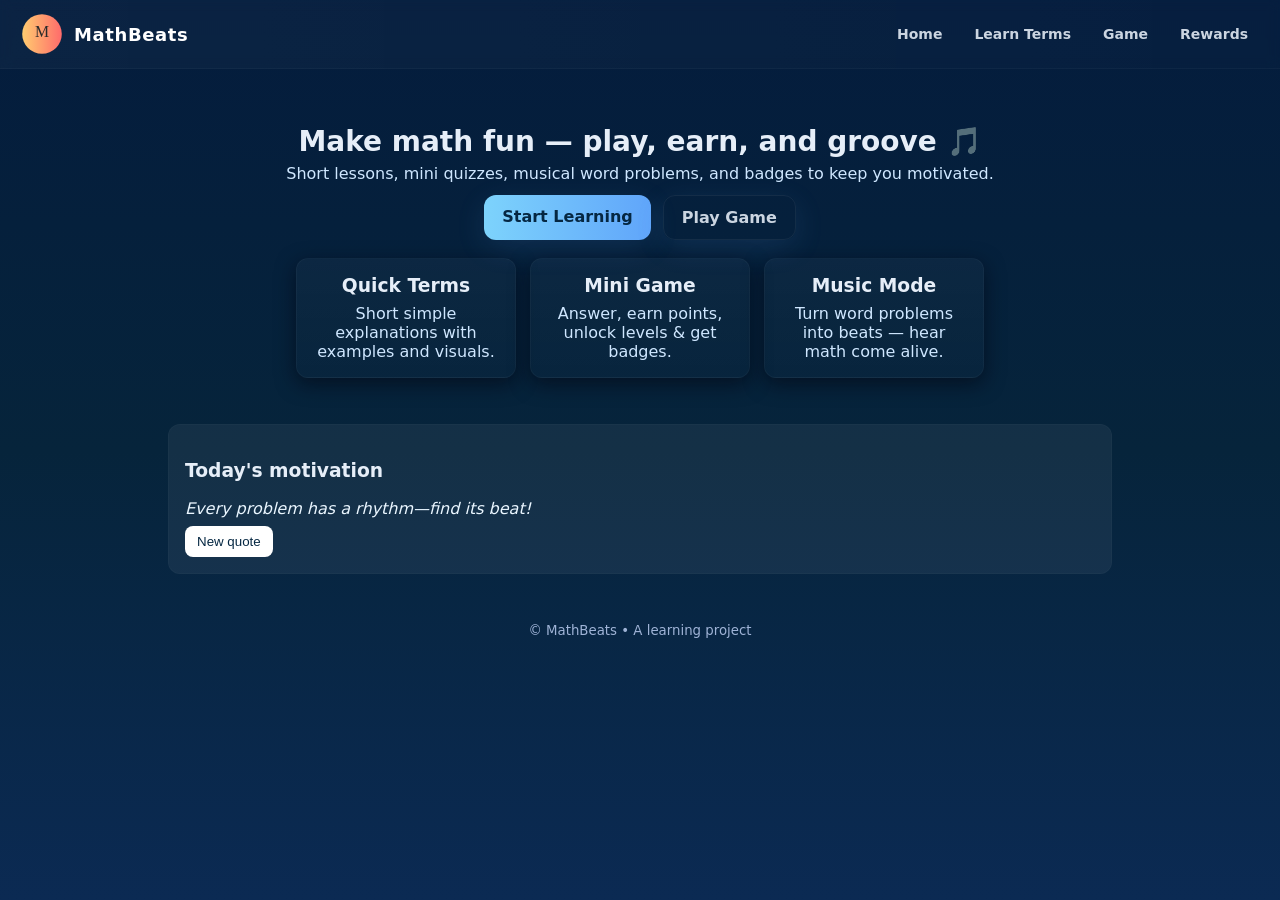
<file: index.html>
<!DOCTYPE html>
<html lang="en" data-page="home">
<head>
  <meta charset="utf-8" />
  <meta name="viewport" content="width=device-width,initial-scale=1" />
  <title>MathBeats — Home</title>
  <link rel="stylesheet" href="styles.css" />
</head>
<body>
  <header class="site-header">
    <div class="logo">
      <svg class="logo-icon" viewBox="0 0 100 100" width="44" height="44" aria-hidden="true">
        <circle cx="50" cy="50" r="45" fill="url(#g)"/>
        <defs>
          <linearGradient id="g" x1="0" x2="1">
            <stop offset="0" stop-color="#ffcc70"/>
            <stop offset="1" stop-color="#ff6b6b"/>
          </linearGradient>
        </defs>
        <text x="50%" y="57%" text-anchor="middle" font-size="36" fill="#2b2b2b" font-family="Verdana">M</text>
      </svg>
      <h1>MathBeats</h1>
    </div>

    <nav class="main-nav">
      <a href="index.html" class="nav-link">Home</a>
      <a href="learn.html" class="nav-link">Learn Terms</a>
      <a href="game.html" class="nav-link">Game</a>
      <a href="rewards.html" class="nav-link">Rewards</a>
    </nav>
  </header>

  <main class="container">
    <section class="hero">
      <h2>Make math fun — play, earn, and groove 🎵</h2>
      <p>Short lessons, mini quizzes, musical word problems, and badges to keep you motivated.</p>

      <div class="cta-row">
        <a class="btn" href="learn.html">Start Learning</a>
        <a class="btn btn-ghost" href="game.html">Play Game</a>
      </div>

      <div class="cards">
        <article class="card animate-card">
          <h3>Quick Terms</h3>
          <p>Short simple explanations with examples and visuals.</p>
        </article>
        <article class="card animate-card delay">
          <h3>Mini Game</h3>
          <p>Answer, earn points, unlock levels & get badges.</p>
        </article>
        <article class="card animate-card delay-2">
          <h3>Music Mode</h3>
          <p>Turn word problems into beats — hear math come alive.</p>
        </article>
      </div>
    </section>

    <section class="motivation">
      <h3>Today's motivation</h3>
      <blockquote id="motivational-quote">Loading...</blockquote>
      <button class="small" id="new-quote">New quote</button>
    </section>
  </main>

  <footer class="site-footer">
    <small>© MathBeats • A learning project</small>
  </footer>

  <script src="script.js"></script>
</body>
</html>
</file>
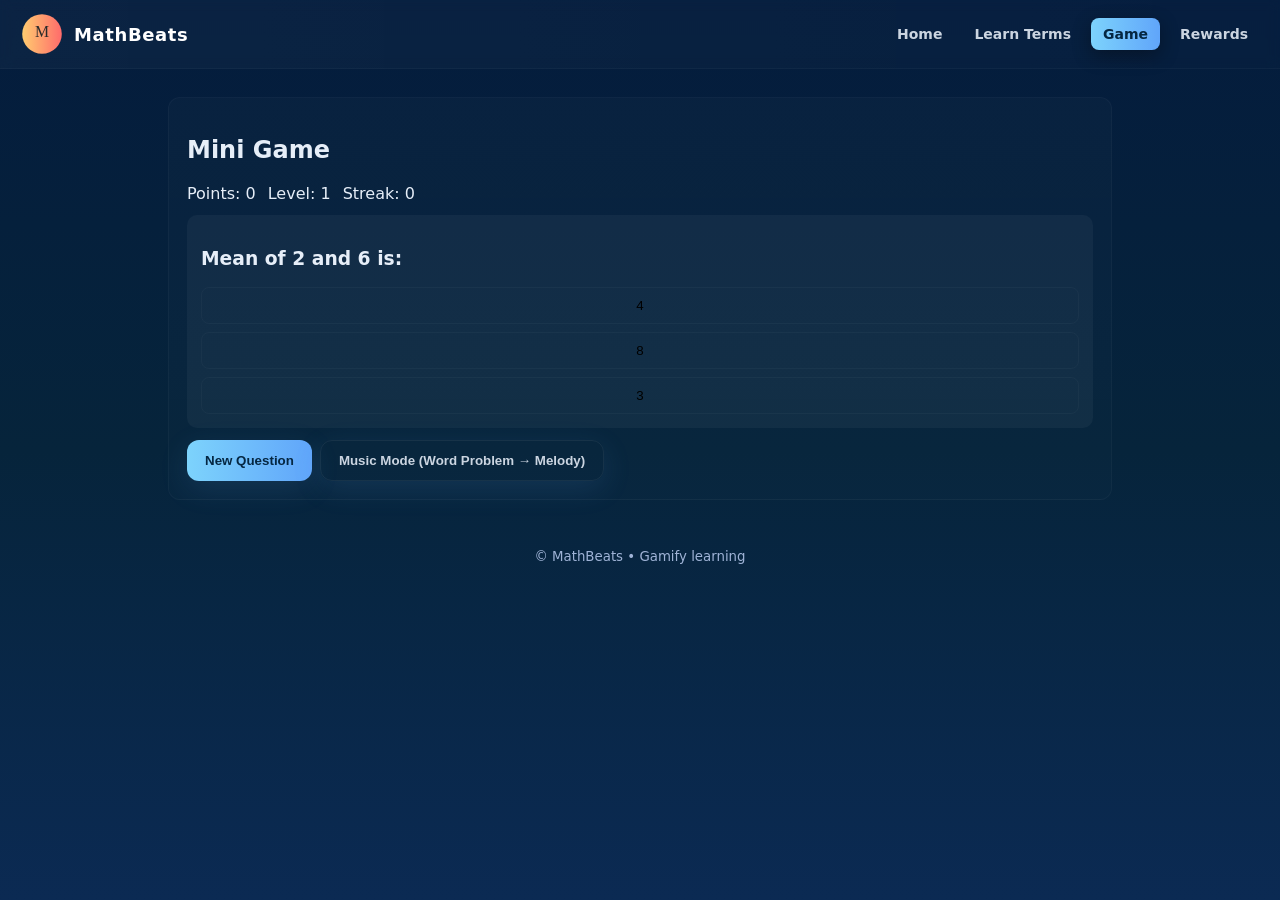
<file: game.html>
<!DOCTYPE html>
<html lang="en" data-page="game">
<head>
  <meta charset="utf-8" />
  <meta name="viewport" content="width=device-width,initial-scale=1" />
  <title>MathBeats — Game</title>
  <link rel="stylesheet" href="styles.css" />
</head>
<body>
  <header class="site-header">
    <div class="logo">
      <svg class="logo-icon" viewBox="0 0 100 100" width="44" height="44" aria-hidden="true">
        <circle cx="50" cy="50" r="45" fill="url(#g)"/>
        <defs>
          <linearGradient id="g" x1="0" x2="1">
            <stop offset="0" stop-color="#ffcc70"/>
            <stop offset="1" stop-color="#ff6b6b"/>
          </linearGradient>
        </defs>
        <text x="50%" y="57%" text-anchor="middle" font-size="36" fill="#2b2b2b" font-family="Verdana">M</text>
      </svg>
      <h1>MathBeats</h1>
    </div>

    <nav class="main-nav">
      <a href="index.html" class="nav-link">Home</a>
      <a href="learn.html" class="nav-link">Learn Terms</a>
      <a href="game.html" class="nav-link">Game</a>
      <a href="rewards.html" class="nav-link">Rewards</a>
    </nav>
  </header>

  <main class="container">
    <section class="game-panel">
      <h2>Mini Game</h2>
      <div class="scoreboard">
        <div>Points: <span id="points">0</span></div>
        <div>Level: <span id="level">1</span></div>
        <div>Streak: <span id="streak">0</span></div>
      </div>

      <div class="question-area" id="question-area">
        <h3 id="question-text">Loading question...</h3>
        <div id="choices" class="choices"></div>
      </div>

      <div class="game-actions">
        <button class="btn" id="new-question">New Question</button>
        <button class="btn btn-ghost" id="music-mode">Music Mode (Word Problem → Melody)</button>
      </div>

      <div id="music-control" class="music-control hidden">
        <label>Enter numbers or a short word problem:</label>
        <input id="music-input" placeholder="e.g., 3 apples, 2 oranges → 5" />
        <button class="small" id="play-music">Play Melody</button>
      </div>

    </section>
  </main>

  <footer class="site-footer">
    <small>© MathBeats • Gamify learning</small>
  </footer>

  <script src="script.js"></script>
</body>
</html>
</file>
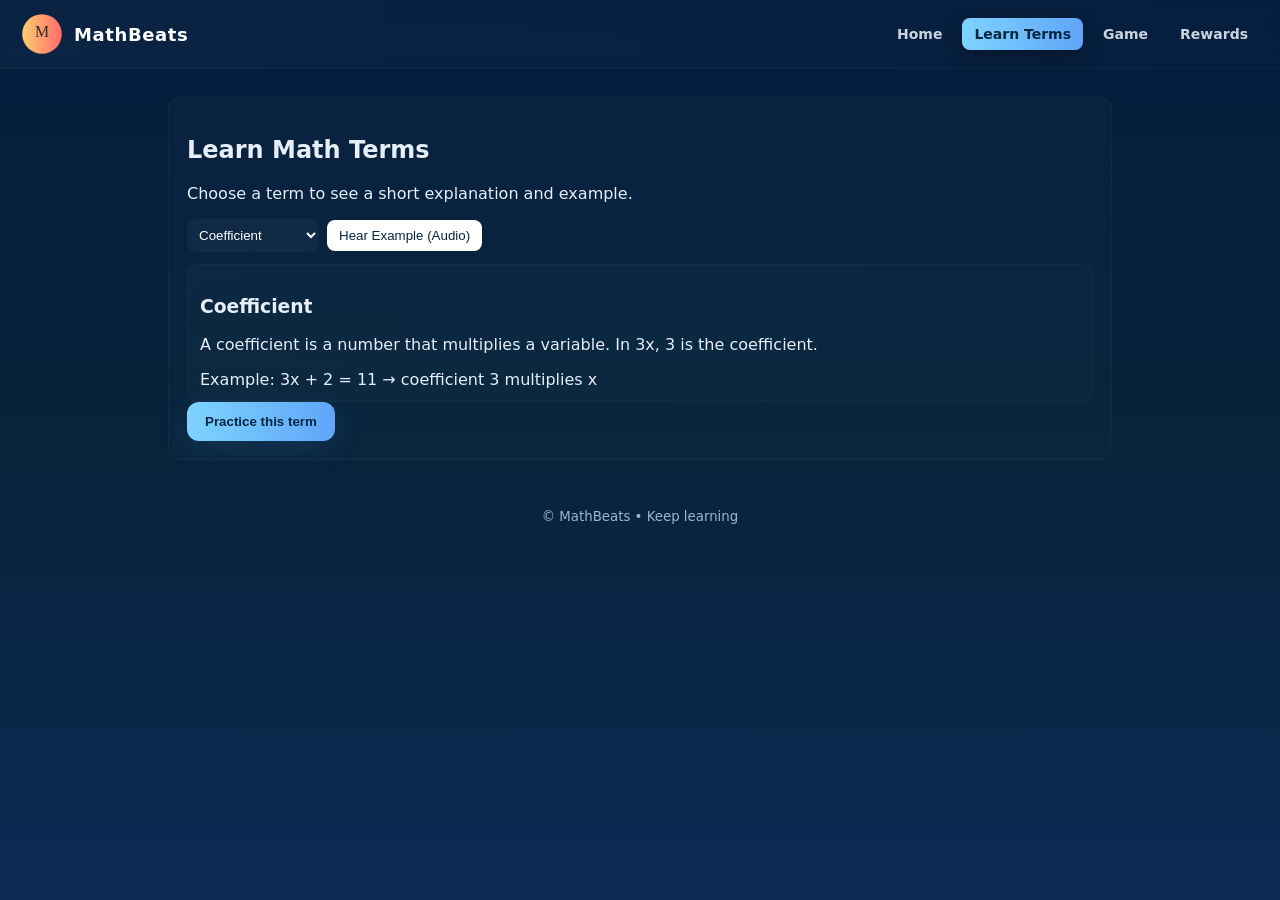
<file: learn.html>
<!DOCTYPE html>
<html lang="en" data-page="learn">
<head>
  <meta charset="utf-8" />
  <meta name="viewport" content="width=device-width,initial-scale=1" />
  <title>MathBeats — Learn Terms</title>
  <link rel="stylesheet" href="styles.css" />
</head>
<body>
  <header class="site-header">
    <div class="logo">
      <svg class="logo-icon" viewBox="0 0 100 100" width="44" height="44" aria-hidden="true">
        <circle cx="50" cy="50" r="45" fill="url(#g)"/>
        <defs>
          <linearGradient id="g" x1="0" x2="1">
            <stop offset="0" stop-color="#ffcc70"/>
            <stop offset="1" stop-color="#ff6b6b"/>
          </linearGradient>
        </defs>
        <text x="50%" y="57%" text-anchor="middle" font-size="36" fill="#2b2b2b" font-family="Verdana">M</text>
      </svg>
      <h1>MathBeats</h1>
    </div>

    <nav class="main-nav">
      <a href="index.html" class="nav-link">Home</a>
      <a href="learn.html" class="nav-link">Learn Terms</a>
      <a href="game.html" class="nav-link">Game</a>
      <a href="rewards.html" class="nav-link">Rewards</a>
    </nav>
  </header>

  <main class="container">
    <section class="learn-panel">
      <h2>Learn Math Terms</h2>
      <p>Choose a term to see a short explanation and example.</p>

      <div class="term-controls">
        <select id="term-select">
          <option value="coefficient">Coefficient</option>
          <option value="variable">Variable</option>
          <option value="equation">Equation</option>
          <option value="mean">Mean (Average)</option>
          <option value="median">Median</option>
        </select>
        <button class="small" id="hear-term">Hear Example (Audio)</button>
      </div>

      <article class="term-card" id="term-card">
        <h3 id="term-title">Coefficient</h3>
        <p id="term-expl">A coefficient is a number that multiplies a variable. Example: in 3x, 3 is the coefficient.</p>
        <div class="term-example" id="term-example">Example: 3x + 2 = 11 → coefficient 3 multiplies x</div>
      </article>

      <div class="fun-actions">
        <button class="btn" id="quiz-from-term">Practice this term</button>
      </div>
    </section>
  </main>

  <footer class="site-footer">
    <small>© MathBeats • Keep learning</small>
  </footer>

  <script src="script.js"></script>
</body>
</html>
</file>
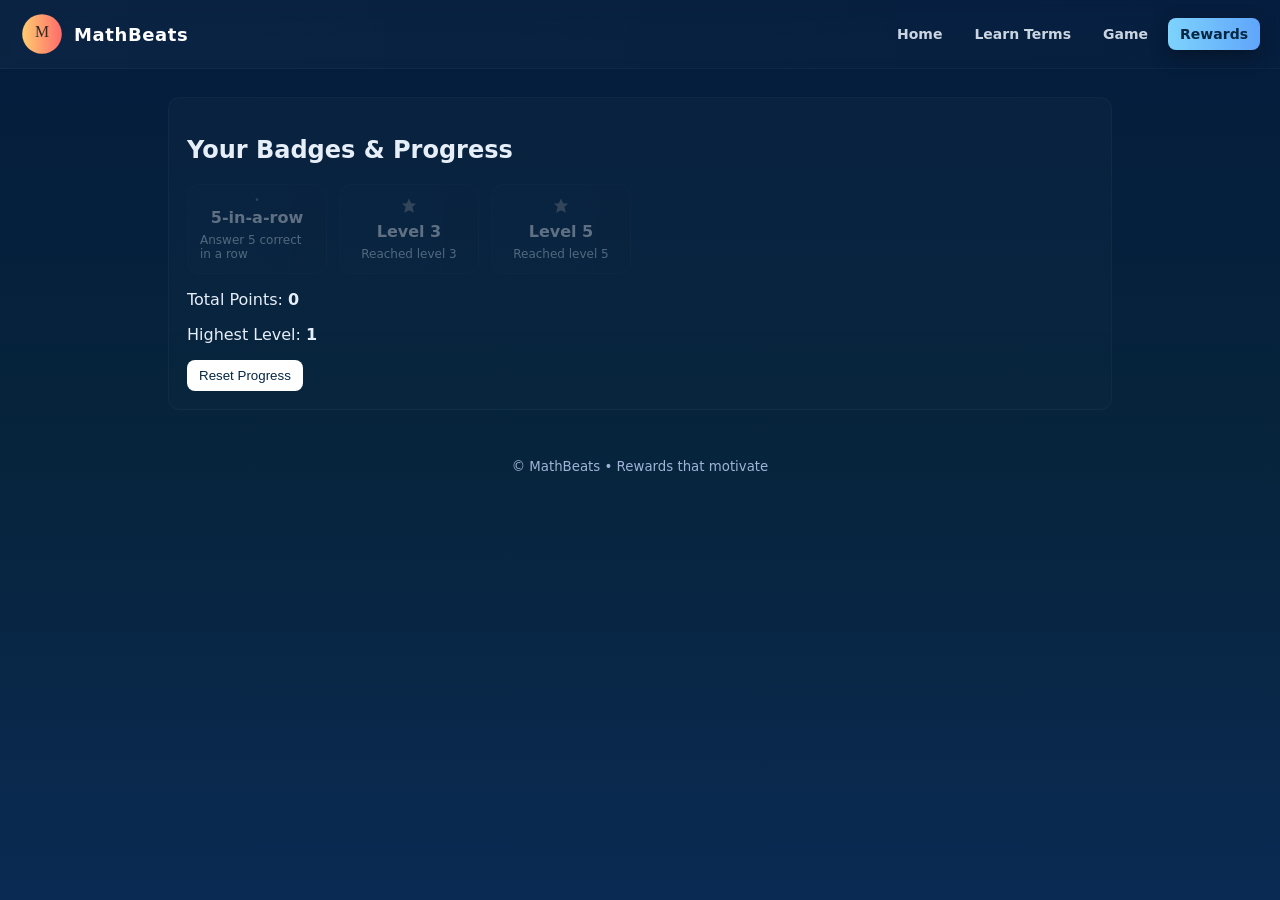
<file: rewards.html>
<!DOCTYPE html>
<html lang="en" data-page="rewards">
<head>
  <meta charset="utf-8" />
  <meta name="viewport" content="width=device-width,initial-scale=1" />
  <title>MathBeats — Rewards</title>
  <link rel="stylesheet" href="styles.css" />
</head>
<body>
  <header class="site-header">
    <div class="logo">
      <svg class="logo-icon" viewBox="0 0 100 100" width="44" height="44" aria-hidden="true">
        <circle cx="50" cy="50" r="45" fill="url(#g)"/>
        <defs>
          <linearGradient id="g" x1="0" x2="1">
            <stop offset="0" stop-color="#ffcc70"/>
            <stop offset="1" stop-color="#ff6b6b"/>
          </linearGradient>
        </defs>
        <text x="50%" y="57%" text-anchor="middle" font-size="36" fill="#2b2b2b" font-family="Verdana">M</text>
      </svg>
      <h1>MathBeats</h1>
    </div>

    <nav class="main-nav">
      <a href="index.html" class="nav-link">Home</a>
      <a href="learn.html" class="nav-link">Learn Terms</a>
      <a href="game.html" class="nav-link">Game</a>
      <a href="rewards.html" class="nav-link">Rewards</a>
    </nav>
  </header>

  <main class="container">
    <section class="rewards-panel">
      <h2>Your Badges & Progress</h2>
      <div class="badges-grid" id="badges-grid">
        <!-- badges inserted by script.js -->
      </div>

      <div class="progress">
        <p>Total Points: <strong id="total-points">0</strong></p>
        <p>Highest Level: <strong id="highest-level">1</strong></p>
        <button class="small" id="reset-data">Reset Progress</button>
      </div>
    </section>
  </main>

  <footer class="site-footer">
    <small>© MathBeats • Rewards that motivate</small>
  </footer>

  <script src="script.js"></script>
</body>
</html>
</file>
<file: styles.css>
:root{
  --bg1: #0f172a;
  --accent1: #7dd3fc;
  --accent2: #60a5fa;
  --card: rgba(255,255,255,0.06);
  --glass: rgba(255,255,255,0.04);
  --muted: #cbd5e1;
}

*{box-sizing:border-box}
html,body{height:100%;margin:0;font-family:Inter,system-ui,Segoe UI,Roboto,'Poppins',sans-serif;background:
linear-gradient(180deg,#041C3D 0%, #06243B 50%, #0b2a53 100%);color:#e6eef8}

.site-header{
  display:flex;align-items:center;justify-content:space-between;padding:12px 20px;
  background: linear-gradient(90deg, rgba(255,255,255,0.03), rgba(255,255,255,0.01));
  backdrop-filter: blur(6px);
  border-bottom: 1px solid rgba(255,255,255,0.03);
  position:sticky;top:0;z-index:10;
}

.logo{display:flex;align-items:center;gap:10px}
.logo h1{font-size:18px;margin:0;color:white;letter-spacing:0.6px}

.main-nav{display:flex;gap:8px}
.nav-link{
  color:var(--muted); text-decoration:none; padding:8px 12px;border-radius:8px;transition:all .22s;
  font-weight:600;font-size:14px;
}
.nav-link:hover{background:var(--glass); color:white; transform:translateY(-2px)}
.nav-link.active{background:linear-gradient(90deg,var(--accent1),var(--accent2)); color:#052742; box-shadow:0 6px 18px rgba(0,0,0,0.35)}

.container{max-width:980px;margin:28px auto;padding:0 18px}

.hero{padding:20px;text-align:center}
.hero h2{font-size:28px;margin:8px 0 6px}
.hero p{color: #cfe7ff;margin:0 0 12px}

.cta-row{display:flex;gap:12px;justify-content:center;margin:12px 0}
.btn{background:linear-gradient(90deg,var(--accent1),var(--accent2));border:none;color:#052742;padding:12px 18px;border-radius:12px;text-decoration:none;font-weight:700;cursor:pointer;box-shadow:0 8px 30px rgba(96,165,250,0.12)}
.btn-ghost{background:transparent;border:1px solid rgba(255,255,255,0.06);color:var(--muted)}
.small{padding:8px 12px;border-radius:8px;background:linear-gradient(90deg,#fff,#fff);color:#052742;border:none;cursor:pointer}

.cards{display:flex;gap:14px;justify-content:center;margin-top:18px;flex-wrap:wrap}
.card{width:220px;padding:16px;border-radius:12px;background:linear-gradient(180deg,rgba(255,255,255,0.03),rgba(255,255,255,0.01));box-shadow:0 6px 20px rgba(3,7,18,0.6);border:1px solid rgba(255,255,255,0.03);transform:translateY(0)}
.card h3{margin:0 0 8px}
.card p{margin:0;color: #cfe7ff}

.animate-card{animation:float 3s ease-in-out infinite}
.animate-card.delay{animation-delay:.2s}
.animate-card.delay-2{animation-delay:.4s}
@keyframes float{0%{transform:translateY(0)}50%{transform:translateY(-10px)}100%{transform:translateY(0)}}

.motivation{margin-top:26px;background:var(--card);padding:16px;border-radius:12px;border:1px solid rgba(255,255,255,0.02)}
blockquote{font-style:italic;color:#eaf6ff;margin:8px 0}

.learn-panel,.game-panel,.rewards-panel{padding:18px;background:linear-gradient(180deg, rgba(255,255,255,0.02), rgba(255,255,255,0.01)); border-radius:12px; border:1px solid rgba(255,255,255,0.03)}
.term-card{margin-top:12px;padding:12px;border-radius:10px;background:linear-gradient(90deg, rgba(255,255,255,0.02), rgba(255,255,255,0.01));border:1px solid rgba(255,255,255,0.03)}

.term-controls{display:flex;gap:8px;align-items:center}
.term-controls select{padding:8px;border-radius:8px;border:none;background:rgba(255,255,255,0.03);color:white}

.scoreboard{display:flex;gap:12px;justify-content:flex-start;margin:12px 0}
.question-area{background:var(--glass);padding:14px;border-radius:10px}
.choices{display:flex;flex-direction:column;gap:8px;margin-top:8px}
.choice{padding:10px;border-radius:8px;cursor:pointer;border:1px solid rgba(255,255,255,0.03);background:transparent}
.choice:hover{transform:translateX(6px);background:rgba(255,255,255,0.02)}

.game-actions{margin-top:12px;display:flex;gap:8px}

.music-control{margin-top:12px;display:flex;gap:8px;align-items:center}
.hidden{display:none}

.badges-grid{display:flex;gap:12px;flex-wrap:wrap;margin-top:12px}
.badge{width:140px;height:90px;padding:12px;border-radius:12px;background:linear-gradient(90deg,rgba(255,255,255,0.02),rgba(255,255,255,0.01));display:flex;flex-direction:column;align-items:center;justify-content:center;border:1px solid rgba(255,255,255,0.03)}
.badge.locked{opacity:.35;filter:grayscale(.4)}
.badge .title{font-weight:700;margin-top:6px;color:#fff}

.site-footer{text-align:center;padding:18px 8px;color:#9fb3d6;margin-top:24px}

/* responsive */
@media (max-width:760px){
  .cards{flex-direction:column;align-items:center}
  .main-nav{gap:6px}
  .scoreboard{flex-direction:column;gap:6px}
}
</file>
